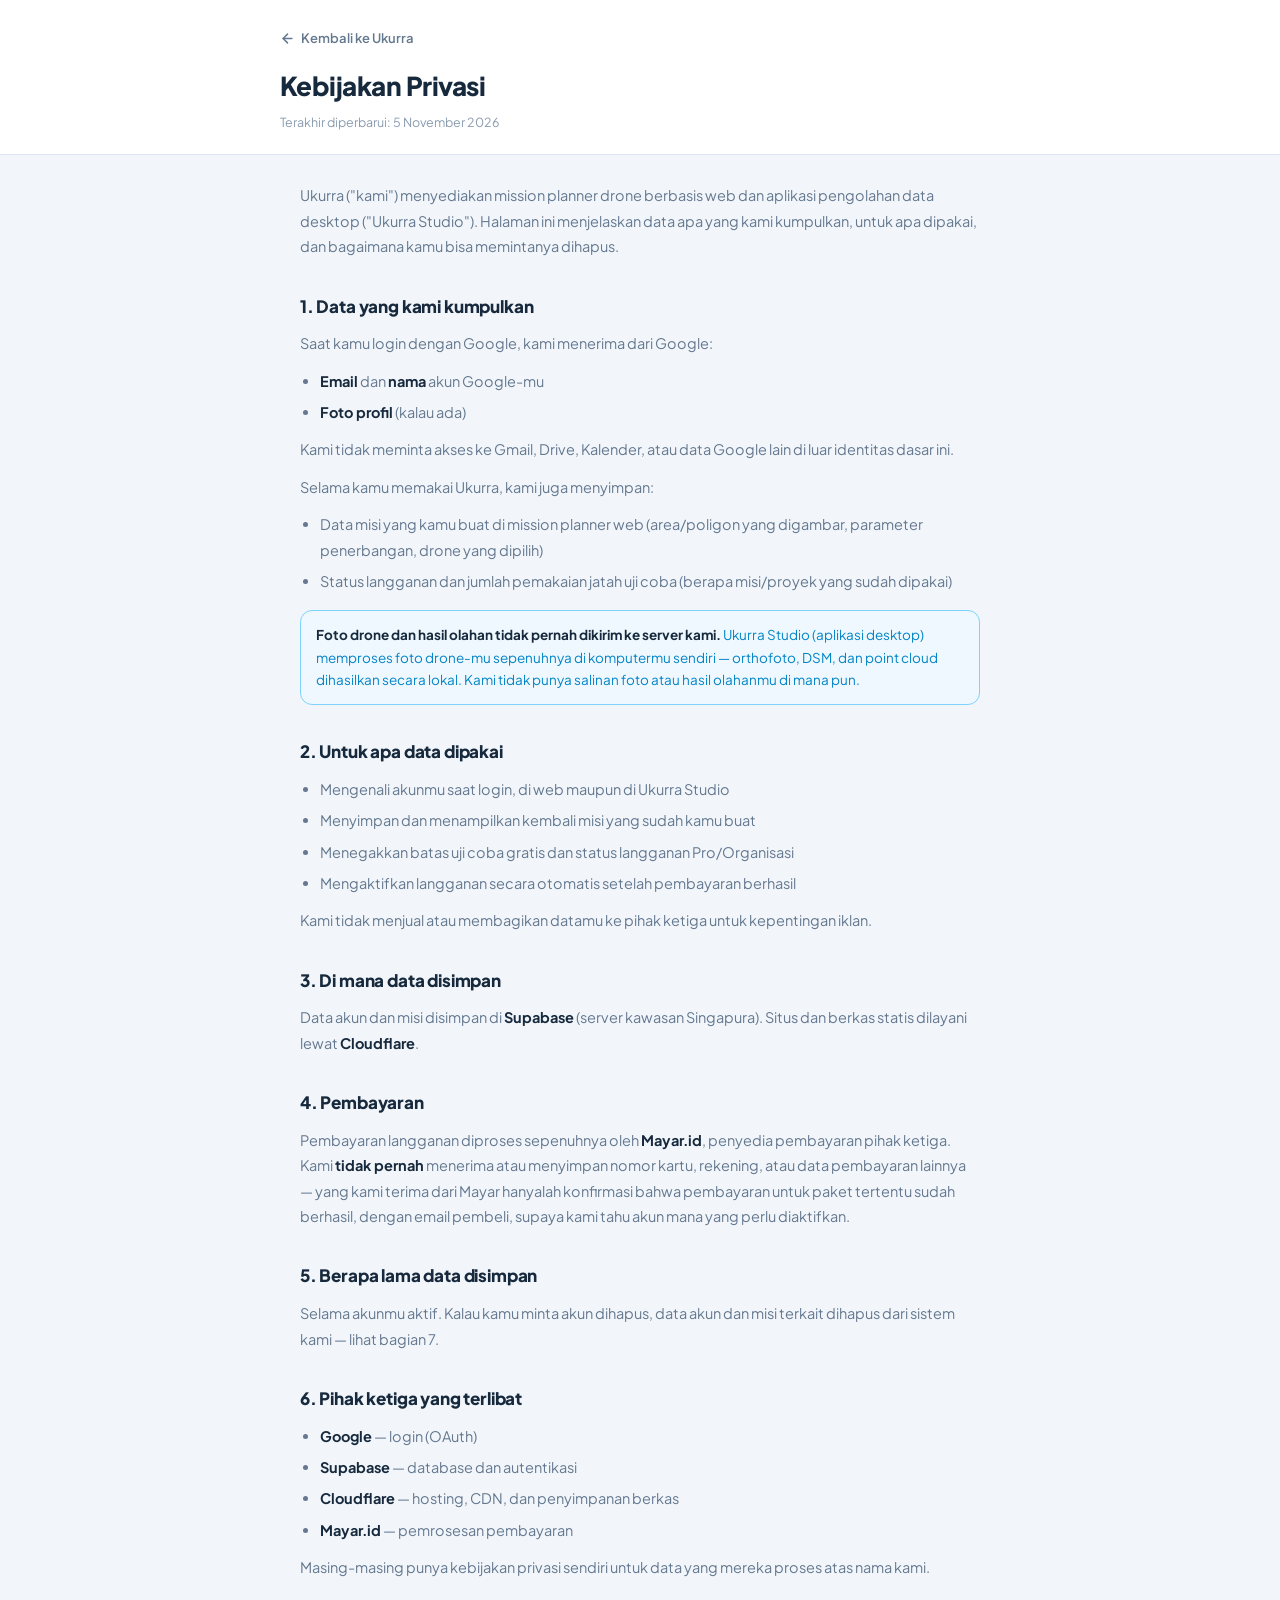
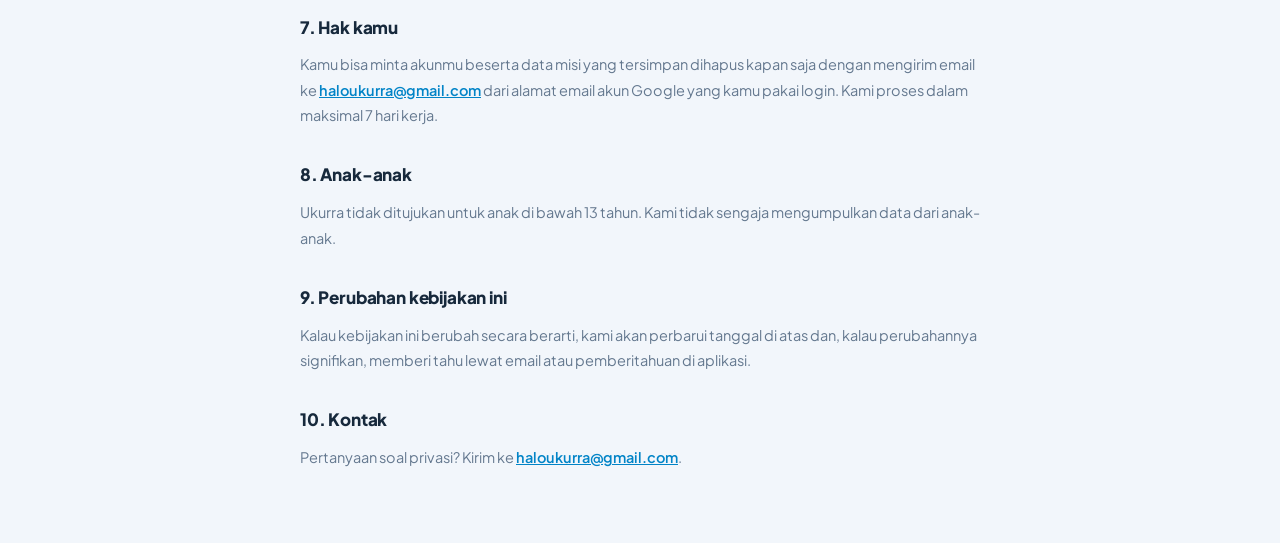
<file: privacy.html>
<!doctype html>
<html lang="id">
<head>
<meta charset="UTF-8">
<meta name="viewport" content="width=device-width, initial-scale=1, viewport-fit=cover">
<title>Kebijakan Privasi — Ukurra</title>
<link rel="icon" href="assets/icons/favicon-32.png">
<link rel="preconnect" href="https://fonts.googleapis.com">
<link href="https://fonts.googleapis.com/css2?family=Plus+Jakarta+Sans:wght@400;600;700;800&display=swap" rel="stylesheet">
<link rel="stylesheet" href="assets/css/theme.css">
<style>
  body{padding-bottom:60px}
  .doc-head{
    padding:calc(28px + var(--sat)) 20px 22px;border-bottom:1px solid var(--line);
    background:var(--surface);
  }
  .doc-wrap{max-width:720px;margin:0 auto;padding:0 20px}
  .doc-head .doc-wrap{padding:0}
  .doc-back{
    display:inline-flex;align-items:center;gap:6px;font-size:13px;font-weight:600;
    color:var(--dim);margin-bottom:16px;
  }
  .doc-back:hover{color:var(--accent-d)}
  .doc-head h1{font-size:26px;font-weight:800;letter-spacing:-.02em}
  .doc-updated{font-size:12.5px;color:var(--dim-2);margin-top:6px}
  .doc-body{padding-top:28px;font-size:14.5px;line-height:1.75;color:var(--text)}
  .doc-body h2{font-size:17px;font-weight:800;margin:32px 0 10px;letter-spacing:-.01em}
  .doc-body h2:first-child{margin-top:0}
  .doc-body p{margin-bottom:12px;color:var(--dim)}
  .doc-body ul{margin:0 0 12px;padding-left:20px;color:var(--dim)}
  .doc-body li{margin-bottom:6px}
  .doc-body b{color:var(--text)}
  .doc-body a{color:var(--accent-d);font-weight:600;text-decoration:underline}
  .doc-note{
    background:var(--accent-wash);border:1px solid var(--accent-soft);border-radius:var(--r-md);
    padding:13px 15px;font-size:13.5px;color:var(--accent-d);line-height:1.65;margin:16px 0;
  }
</style>
</head>
<body>

<div class="doc-head">
  <div class="doc-wrap">
    <a class="doc-back" href="index.html">
      <svg width="15" height="15" viewBox="0 0 24 24" fill="none" stroke="currentColor" stroke-width="2.3" stroke-linecap="round" stroke-linejoin="round"><path d="m12 19-7-7 7-7"/><path d="M19 12H5"/></svg>
      Kembali ke Ukurra
    </a>
    <h1>Kebijakan Privasi</h1>
    <p class="doc-updated">Terakhir diperbarui: 5 November 2026</p>
  </div>
</div>

<div class="doc-wrap doc-body">

  <p>Ukurra ("kami") menyediakan mission planner drone berbasis web dan aplikasi pengolahan data desktop ("Ukurra Studio"). Halaman ini menjelaskan data apa yang kami kumpulkan, untuk apa dipakai, dan bagaimana kamu bisa memintanya dihapus.</p>

  <h2>1. Data yang kami kumpulkan</h2>
  <p>Saat kamu login dengan Google, kami menerima dari Google:</p>
  <ul>
    <li><b>Email</b> dan <b>nama</b> akun Google-mu</li>
    <li><b>Foto profil</b> (kalau ada)</li>
  </ul>
  <p>Kami tidak meminta akses ke Gmail, Drive, Kalender, atau data Google lain di luar identitas dasar ini.</p>
  <p>Selama kamu memakai Ukurra, kami juga menyimpan:</p>
  <ul>
    <li>Data misi yang kamu buat di mission planner web (area/poligon yang digambar, parameter penerbangan, drone yang dipilih)</li>
    <li>Status langganan dan jumlah pemakaian jatah uji coba (berapa misi/proyek yang sudah dipakai)</li>
  </ul>

  <div class="doc-note">
    <b>Foto drone dan hasil olahan tidak pernah dikirim ke server kami.</b> Ukurra Studio (aplikasi desktop) memproses foto drone-mu sepenuhnya di komputermu sendiri — orthofoto, DSM, dan point cloud dihasilkan secara lokal. Kami tidak punya salinan foto atau hasil olahanmu di mana pun.
  </div>

  <h2>2. Untuk apa data dipakai</h2>
  <ul>
    <li>Mengenali akunmu saat login, di web maupun di Ukurra Studio</li>
    <li>Menyimpan dan menampilkan kembali misi yang sudah kamu buat</li>
    <li>Menegakkan batas uji coba gratis dan status langganan Pro/Organisasi</li>
    <li>Mengaktifkan langganan secara otomatis setelah pembayaran berhasil</li>
  </ul>
  <p>Kami tidak menjual atau membagikan datamu ke pihak ketiga untuk kepentingan iklan.</p>

  <h2>3. Di mana data disimpan</h2>
  <p>Data akun dan misi disimpan di <b>Supabase</b> (server kawasan Singapura). Situs dan berkas statis dilayani lewat <b>Cloudflare</b>.</p>

  <h2>4. Pembayaran</h2>
  <p>Pembayaran langganan diproses sepenuhnya oleh <b>Mayar.id</b>, penyedia pembayaran pihak ketiga. Kami <b>tidak pernah</b> menerima atau menyimpan nomor kartu, rekening, atau data pembayaran lainnya — yang kami terima dari Mayar hanyalah konfirmasi bahwa pembayaran untuk paket tertentu sudah berhasil, dengan email pembeli, supaya kami tahu akun mana yang perlu diaktifkan.</p>

  <h2>5. Berapa lama data disimpan</h2>
  <p>Selama akunmu aktif. Kalau kamu minta akun dihapus, data akun dan misi terkait dihapus dari sistem kami — lihat bagian 7.</p>

  <h2>6. Pihak ketiga yang terlibat</h2>
  <ul>
    <li><b>Google</b> — login (OAuth)</li>
    <li><b>Supabase</b> — database dan autentikasi</li>
    <li><b>Cloudflare</b> — hosting, CDN, dan penyimpanan berkas</li>
    <li><b>Mayar.id</b> — pemrosesan pembayaran</li>
  </ul>
  <p>Masing-masing punya kebijakan privasi sendiri untuk data yang mereka proses atas nama kami.</p>

  <h2>7. Hak kamu</h2>
  <p>Kamu bisa minta akunmu beserta data misi yang tersimpan dihapus kapan saja dengan mengirim email ke <a href="mailto:haloukurra@gmail.com">haloukurra@gmail.com</a> dari alamat email akun Google yang kamu pakai login. Kami proses dalam maksimal 7 hari kerja.</p>

  <h2>8. Anak-anak</h2>
  <p>Ukurra tidak ditujukan untuk anak di bawah 13 tahun. Kami tidak sengaja mengumpulkan data dari anak-anak.</p>

  <h2>9. Perubahan kebijakan ini</h2>
  <p>Kalau kebijakan ini berubah secara berarti, kami akan perbarui tanggal di atas dan, kalau perubahannya signifikan, memberi tahu lewat email atau pemberitahuan di aplikasi.</p>

  <h2>10. Kontak</h2>
  <p>Pertanyaan soal privasi? Kirim ke <a href="mailto:haloukurra@gmail.com">haloukurra@gmail.com</a>.</p>

</div>
</body>
</html>
</file>
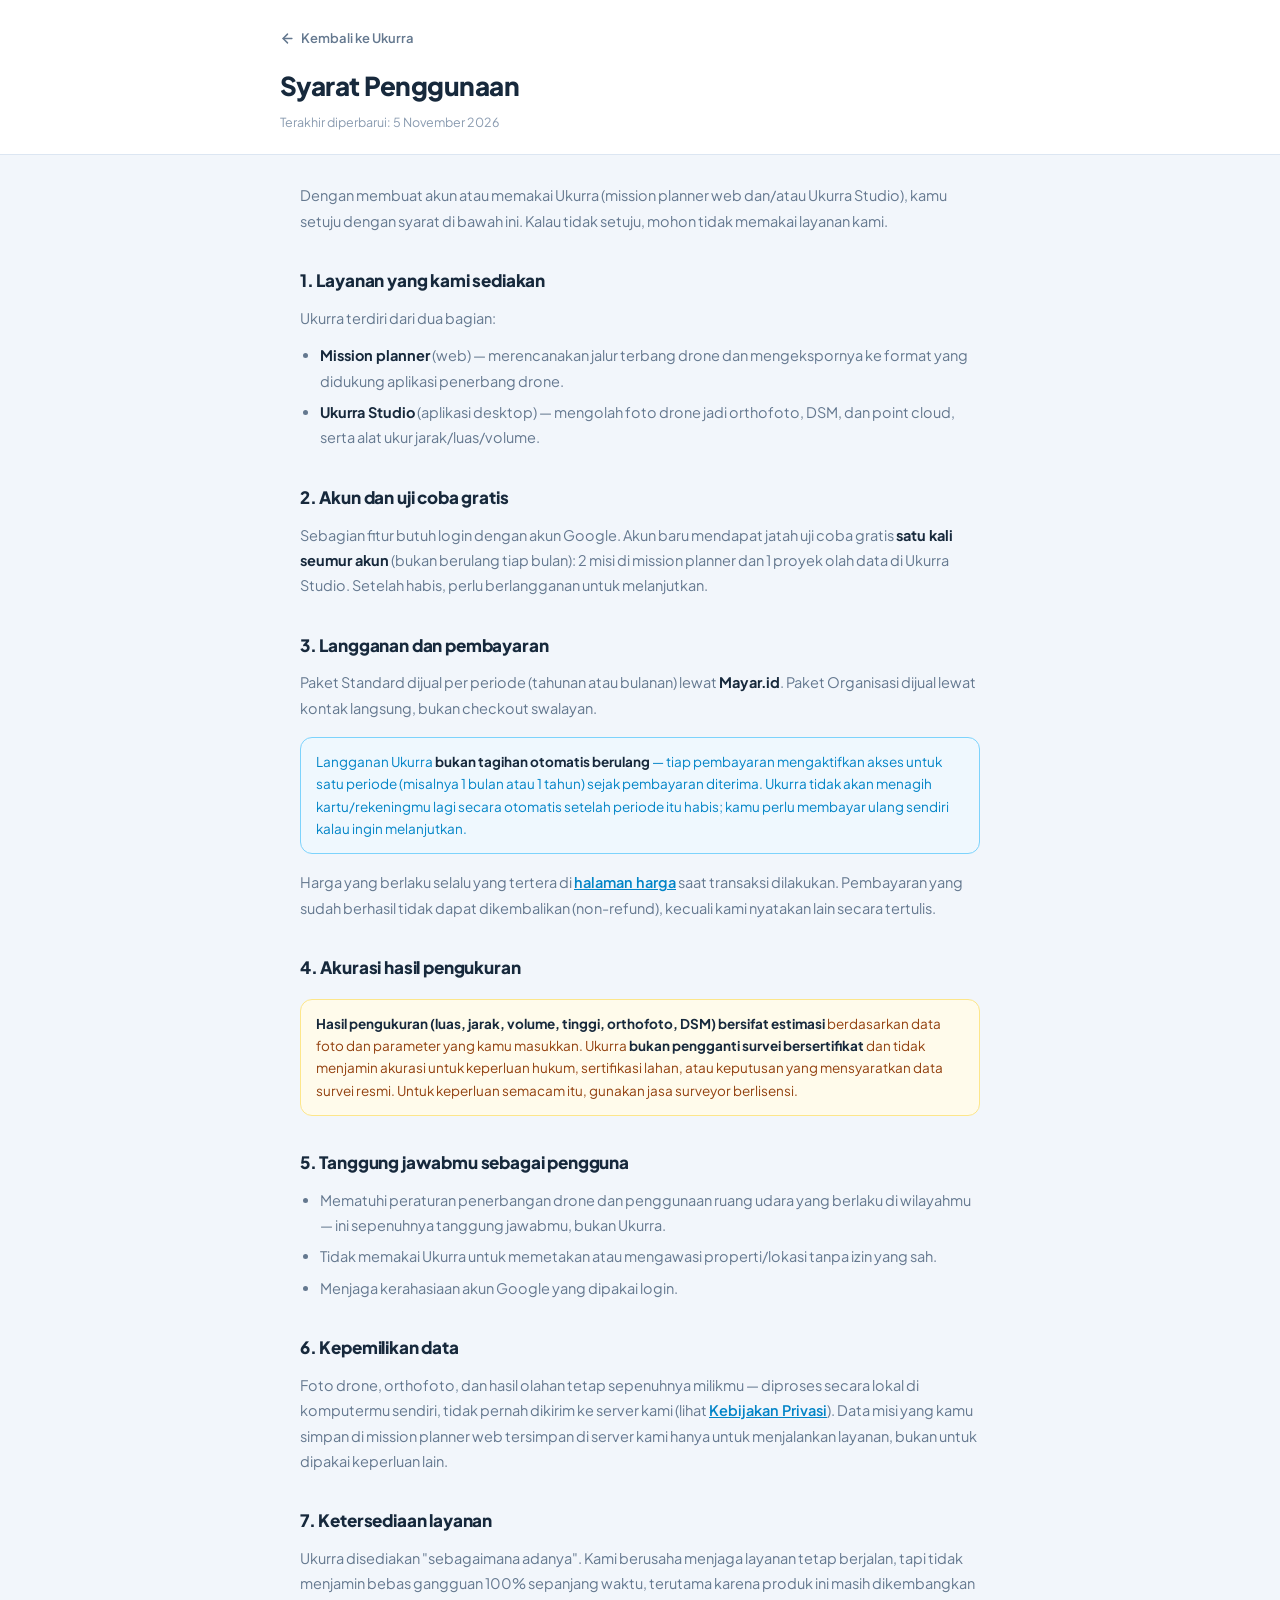
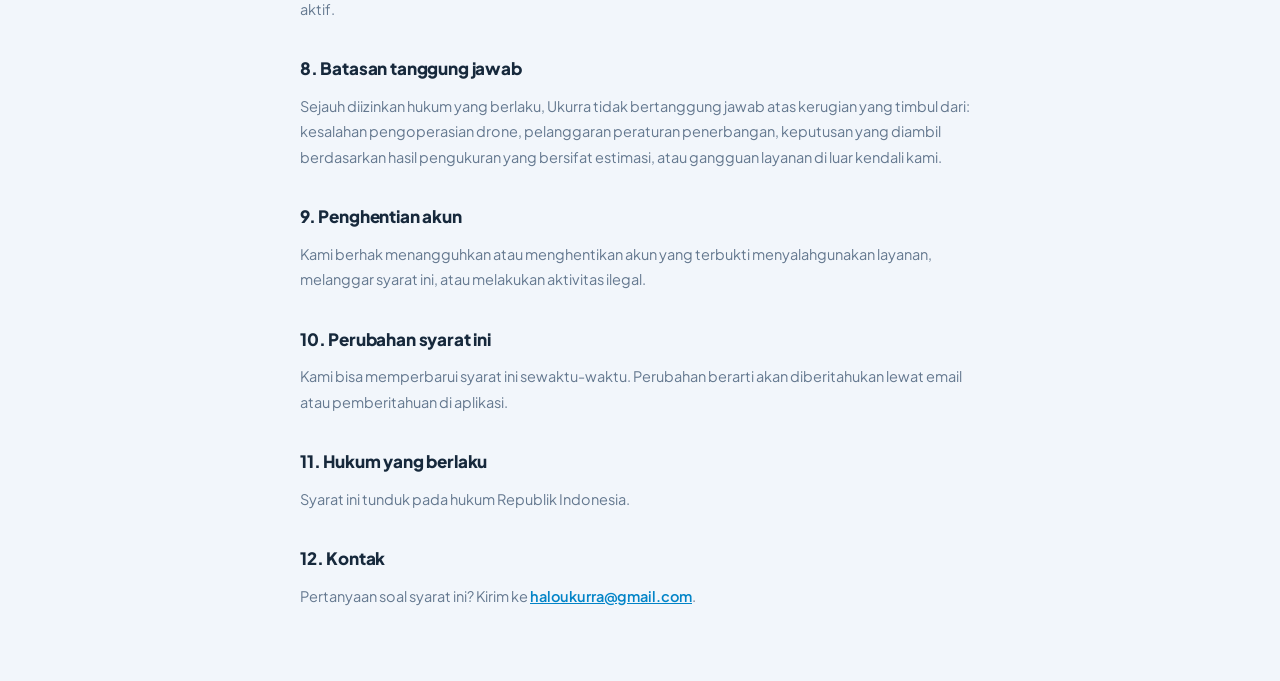
<file: terms.html>
<!doctype html>
<html lang="id">
<head>
<meta charset="UTF-8">
<meta name="viewport" content="width=device-width, initial-scale=1, viewport-fit=cover">
<title>Syarat Penggunaan — Ukurra</title>
<link rel="icon" href="assets/icons/favicon-32.png">
<link rel="preconnect" href="https://fonts.googleapis.com">
<link href="https://fonts.googleapis.com/css2?family=Plus+Jakarta+Sans:wght@400;600;700;800&display=swap" rel="stylesheet">
<link rel="stylesheet" href="assets/css/theme.css">
<style>
  body{padding-bottom:60px}
  .doc-head{
    padding:calc(28px + var(--sat)) 20px 22px;border-bottom:1px solid var(--line);
    background:var(--surface);
  }
  .doc-wrap{max-width:720px;margin:0 auto;padding:0 20px}
  .doc-head .doc-wrap{padding:0}
  .doc-back{
    display:inline-flex;align-items:center;gap:6px;font-size:13px;font-weight:600;
    color:var(--dim);margin-bottom:16px;
  }
  .doc-back:hover{color:var(--accent-d)}
  .doc-head h1{font-size:26px;font-weight:800;letter-spacing:-.02em}
  .doc-updated{font-size:12.5px;color:var(--dim-2);margin-top:6px}
  .doc-body{padding-top:28px;font-size:14.5px;line-height:1.75;color:var(--text)}
  .doc-body h2{font-size:17px;font-weight:800;margin:32px 0 10px;letter-spacing:-.01em}
  .doc-body h2:first-child{margin-top:0}
  .doc-body p{margin-bottom:12px;color:var(--dim)}
  .doc-body ul{margin:0 0 12px;padding-left:20px;color:var(--dim)}
  .doc-body li{margin-bottom:6px}
  .doc-body b{color:var(--text)}
  .doc-body a{color:var(--accent-d);font-weight:600;text-decoration:underline}
  .doc-note{
    background:var(--accent-wash);border:1px solid var(--accent-soft);border-radius:var(--r-md);
    padding:13px 15px;font-size:13.5px;color:var(--accent-d);line-height:1.65;margin:16px 0;
  }
  .doc-warn{
    background:#FFFBEB;border:1px solid #FDE68A;border-radius:var(--r-md);
    padding:13px 15px;font-size:13.5px;color:#92400E;line-height:1.65;margin:16px 0;
  }
</style>
</head>
<body>

<div class="doc-head">
  <div class="doc-wrap">
    <a class="doc-back" href="index.html">
      <svg width="15" height="15" viewBox="0 0 24 24" fill="none" stroke="currentColor" stroke-width="2.3" stroke-linecap="round" stroke-linejoin="round"><path d="m12 19-7-7 7-7"/><path d="M19 12H5"/></svg>
      Kembali ke Ukurra
    </a>
    <h1>Syarat Penggunaan</h1>
    <p class="doc-updated">Terakhir diperbarui: 5 November 2026</p>
  </div>
</div>

<div class="doc-wrap doc-body">

  <p>Dengan membuat akun atau memakai Ukurra (mission planner web dan/atau Ukurra Studio), kamu setuju dengan syarat di bawah ini. Kalau tidak setuju, mohon tidak memakai layanan kami.</p>

  <h2>1. Layanan yang kami sediakan</h2>
  <p>Ukurra terdiri dari dua bagian:</p>
  <ul>
    <li><b>Mission planner</b> (web) — merencanakan jalur terbang drone dan mengekspornya ke format yang didukung aplikasi penerbang drone.</li>
    <li><b>Ukurra Studio</b> (aplikasi desktop) — mengolah foto drone jadi orthofoto, DSM, dan point cloud, serta alat ukur jarak/luas/volume.</li>
  </ul>

  <h2>2. Akun dan uji coba gratis</h2>
  <p>Sebagian fitur butuh login dengan akun Google. Akun baru mendapat jatah uji coba gratis <b>satu kali seumur akun</b> (bukan berulang tiap bulan): 2 misi di mission planner dan 1 proyek olah data di Ukurra Studio. Setelah habis, perlu berlangganan untuk melanjutkan.</p>

  <h2>3. Langganan dan pembayaran</h2>
  <p>Paket Standard dijual per periode (tahunan atau bulanan) lewat <b>Mayar.id</b>. Paket Organisasi dijual lewat kontak langsung, bukan checkout swalayan.</p>
  <div class="doc-note">
    Langganan Ukurra <b>bukan tagihan otomatis berulang</b> — tiap pembayaran mengaktifkan akses untuk satu periode (misalnya 1 bulan atau 1 tahun) sejak pembayaran diterima. Ukurra tidak akan menagih kartu/rekeningmu lagi secara otomatis setelah periode itu habis; kamu perlu membayar ulang sendiri kalau ingin melanjutkan.
  </div>
  <p>Harga yang berlaku selalu yang tertera di <a href="index.html#harga">halaman harga</a> saat transaksi dilakukan. Pembayaran yang sudah berhasil tidak dapat dikembalikan (non-refund), kecuali kami nyatakan lain secara tertulis.</p>

  <h2>4. Akurasi hasil pengukuran</h2>
  <div class="doc-warn">
    <b>Hasil pengukuran (luas, jarak, volume, tinggi, orthofoto, DSM) bersifat estimasi</b> berdasarkan data foto dan parameter yang kamu masukkan. Ukurra <b>bukan pengganti survei bersertifikat</b> dan tidak menjamin akurasi untuk keperluan hukum, sertifikasi lahan, atau keputusan yang mensyaratkan data survei resmi. Untuk keperluan semacam itu, gunakan jasa surveyor berlisensi.
  </div>

  <h2>5. Tanggung jawabmu sebagai pengguna</h2>
  <ul>
    <li>Mematuhi peraturan penerbangan drone dan penggunaan ruang udara yang berlaku di wilayahmu — ini sepenuhnya tanggung jawabmu, bukan Ukurra.</li>
    <li>Tidak memakai Ukurra untuk memetakan atau mengawasi properti/lokasi tanpa izin yang sah.</li>
    <li>Menjaga kerahasiaan akun Google yang dipakai login.</li>
  </ul>

  <h2>6. Kepemilikan data</h2>
  <p>Foto drone, orthofoto, dan hasil olahan tetap sepenuhnya milikmu — diproses secara lokal di komputermu sendiri, tidak pernah dikirim ke server kami (lihat <a href="privacy.html">Kebijakan Privasi</a>). Data misi yang kamu simpan di mission planner web tersimpan di server kami hanya untuk menjalankan layanan, bukan untuk dipakai keperluan lain.</p>

  <h2>7. Ketersediaan layanan</h2>
  <p>Ukurra disediakan "sebagaimana adanya". Kami berusaha menjaga layanan tetap berjalan, tapi tidak menjamin bebas gangguan 100% sepanjang waktu, terutama karena produk ini masih dikembangkan aktif.</p>

  <h2>8. Batasan tanggung jawab</h2>
  <p>Sejauh diizinkan hukum yang berlaku, Ukurra tidak bertanggung jawab atas kerugian yang timbul dari: kesalahan pengoperasian drone, pelanggaran peraturan penerbangan, keputusan yang diambil berdasarkan hasil pengukuran yang bersifat estimasi, atau gangguan layanan di luar kendali kami.</p>

  <h2>9. Penghentian akun</h2>
  <p>Kami berhak menangguhkan atau menghentikan akun yang terbukti menyalahgunakan layanan, melanggar syarat ini, atau melakukan aktivitas ilegal.</p>

  <h2>10. Perubahan syarat ini</h2>
  <p>Kami bisa memperbarui syarat ini sewaktu-waktu. Perubahan berarti akan diberitahukan lewat email atau pemberitahuan di aplikasi.</p>

  <h2>11. Hukum yang berlaku</h2>
  <p>Syarat ini tunduk pada hukum Republik Indonesia.</p>

  <h2>12. Kontak</h2>
  <p>Pertanyaan soal syarat ini? Kirim ke <a href="mailto:haloukurra@gmail.com">haloukurra@gmail.com</a>.</p>

</div>
</body>
</html>
</file>
<file: assets/css/theme.css>
/* ═══════════════════════════════════════════════════════════════════
   Ukurra — Design System
   Tema terang: biru muda & putih. Animasi seperlunya saja.
   ═══════════════════════════════════════════════════════════════════ */

*,*::before,*::after{box-sizing:border-box;margin:0;padding:0}

:root{
  /* ── surface ── */
  --bg:#F2F6FB;
  --surface:#FFFFFF;
  --surface-2:#F7FAFD;
  --surface-3:#E9F1F9;
  --line:#DCE6F2;
  --line-2:#BFD3E8;

  /* ── ink ── */
  --text:#17293C;
  --dim:#64788F;
  --dim-2:#8A9BB0;

  /* ── accent ── */
  --accent:#0EA5E9;
  --accent-d:#0284C7;
  --accent-soft:#7DD3FC;
  --accent-wash:#EFF8FE;
  --blue:#3B82F6;

  /* ── semantic ── */
  --ok:#10B981;
  --warn:#F59E0B;
  --danger:#EF4444;

  /* ── mission colors ── */
  --poly:#0EA5E9;
  --path:#F59E0B;

  /* ── shape ── */
  --r-sm:8px;
  --r-md:12px;
  --r-lg:16px;
  --r-xl:22px;
  --r-pill:999px;

  --shadow-sm:0 1px 3px rgba(23,41,60,.07), 0 1px 2px rgba(23,41,60,.04);
  --shadow-md:0 4px 14px rgba(23,41,60,.08);
  --shadow-lg:0 12px 36px rgba(23,41,60,.13);

  --ease:cubic-bezier(.22,1,.36,1);

  --font:'Plus Jakarta Sans',-apple-system,BlinkMacSystemFont,'Segoe UI',Roboto,sans-serif;
  --mono:'JetBrains Mono','SF Mono',ui-monospace,monospace;

  --sat:env(safe-area-inset-top,0px);
  --sab:env(safe-area-inset-bottom,0px);
}

html{-webkit-text-size-adjust:100%}
body{
  font-family:var(--font);
  background:var(--bg);
  color:var(--text);
  font-size:14px;
  line-height:1.6;
  -webkit-font-smoothing:antialiased;
  overscroll-behavior-y:none;
}

::selection{background:rgba(14,165,233,.18)}

a{color:inherit;text-decoration:none}
button,input,select,textarea{font-family:inherit;font-size:inherit;color:inherit}
button{background:none;border:none;cursor:pointer}
img,svg{display:block;max-width:100%}

*::-webkit-scrollbar{width:6px;height:6px}
*::-webkit-scrollbar-track{background:transparent}
*::-webkit-scrollbar-thumb{background:var(--line-2);border-radius:3px}

:focus-visible{outline:2px solid var(--accent);outline-offset:2px;border-radius:4px}

/* ═══ PRIMITIVES ═══════════════════════════════════════════════════ */

.mono-label{
  font-family:var(--mono);
  font-size:11px;font-weight:500;
  letter-spacing:.18em;text-transform:uppercase;
  color:var(--accent-d);
}

.card{
  background:var(--surface);
  border:1px solid var(--line);
  border-radius:var(--r-lg);
}

/* ── buttons ── */
.btn{
  display:inline-flex;align-items:center;justify-content:center;gap:8px;
  padding:12px 22px;border-radius:var(--r-pill);
  font-size:14px;font-weight:700;
  white-space:nowrap;
  transition:background .18s, border-color .18s, color .18s, box-shadow .18s;
}
.btn:active{transform:translateY(1px)}
.btn svg{flex-shrink:0}

.btn-accent{background:var(--accent);color:#fff;box-shadow:0 2px 8px rgba(14,165,233,.25)}
.btn-accent:hover{background:var(--accent-d);box-shadow:0 4px 14px rgba(14,165,233,.32)}

.btn-ghost{background:var(--surface);border:1.5px solid var(--line-2);color:var(--text)}
.btn-ghost:hover{border-color:var(--accent);color:var(--accent-d);background:var(--accent-wash)}

.btn-sm{padding:9px 16px;font-size:12.5px}
.btn-lg{padding:14px 28px;font-size:15px}
.btn:disabled{opacity:.45;cursor:not-allowed;transform:none}

/* ── chip / badge ── */
.chip{
  display:inline-flex;align-items:center;gap:6px;
  padding:5px 12px;border-radius:var(--r-pill);
  background:var(--surface);border:1px solid var(--line);
  font-size:11.5px;font-weight:600;color:var(--dim);
}
.chip-dot{width:6px;height:6px;border-radius:50%;background:var(--accent);flex-shrink:0}
a.chip,button.chip{cursor:pointer;transition:border-color .18s, color .18s}
a.chip:hover,button.chip:hover{border-color:var(--accent);color:var(--accent-d)}

.badge{
  display:inline-flex;align-items:center;
  padding:3px 8px;border-radius:6px;
  font-family:var(--mono);font-size:10px;font-weight:600;
}
.badge-kmz{background:var(--accent-wash);color:var(--accent-d)}
.badge-json{background:#ECFDF5;color:#047857}
.badge-soon{background:#FFFBEB;color:#B45309}

/* ═══ ANIMATION ════════════════════════════════════════════════════
   Hanya satu: muncul perlahan saat masuk layar. Sekali jalan.
   ═══════════════════════════════════════════════════════════════════ */
[data-reveal]{
  opacity:0;transform:translateY(14px);
  transition:opacity .5s var(--ease), transform .5s var(--ease);
  transition-delay:var(--rd,0ms);
}
[data-reveal].in{opacity:1;transform:none}

@keyframes spin{to{transform:rotate(360deg)}}
.spin{animation:spin .8s linear infinite}

@keyframes fadeIn{from{opacity:0}to{opacity:1}}

/* ═══ MODAL ════════════════════════════════════════════════════════ */
.modal-scrim{
  position:fixed;inset:0;z-index:4000;
  background:rgba(23,41,60,.42);
  display:flex;align-items:center;justify-content:center;
  padding:20px;
  opacity:0;pointer-events:none;
  transition:opacity .22s ease;
}
.modal-scrim.open{opacity:1;pointer-events:auto}
.modal-card{
  position:relative;
  width:100%;max-width:400px;
  background:var(--surface);
  border:1px solid var(--line);
  border-radius:var(--r-xl);
  padding:28px 26px 24px;
  box-shadow:var(--shadow-lg);
  max-height:calc(100dvh - 40px);
  overflow-y:auto;
}
.modal-x{
  position:absolute;top:14px;right:14px;
  width:30px;height:30px;border-radius:50%;
  display:flex;align-items:center;justify-content:center;
  color:var(--dim-2);background:var(--surface-3);
  transition:color .18s, background .18s;
}
.modal-x:hover{background:var(--line);color:var(--text)}

/* ═══ FORM FIELD (dipakai modal pendaftaran, dll.) ═══════════════════ */
.org-field label{
  display:block;font-size:12px;font-weight:700;color:var(--dim);
  margin-bottom:6px;
}
.org-field input{
  width:100%;padding:10px 13px;border-radius:var(--r-md);
  background:var(--surface-2);border:1.5px solid var(--line);
  font-size:13.5px;outline:none;transition:border-color .18s,background .18s;
}
.org-field input:focus{border-color:var(--accent);background:var(--surface)}
.org-field input:invalid:not(:placeholder-shown){border-color:var(--danger)}

/* ═══ TOAST ════════════════════════════════════════════════════════ */
#toast{
  position:fixed;left:50%;bottom:calc(26px + var(--sab));
  transform:translateX(-50%) translateY(14px);
  max-width:min(92vw,420px);
  padding:12px 20px;border-radius:var(--r-pill);
  background:var(--text);color:#fff;
  box-shadow:var(--shadow-lg);
  font-size:13px;font-weight:600;
  opacity:0;pointer-events:none;z-index:9000;
  transition:opacity .22s ease, transform .22s var(--ease);
}
#toast.show{opacity:1;transform:translateX(-50%) translateY(0)}
#toast.ok{background:#047857}
#toast.warn{background:#B45309}
#toast.err{background:#B91C1C}

/* ═══ OAUTH BUTTONS ════════════════════════════════════════════════ */
.oauth-btn{
  display:flex;align-items:center;justify-content:center;gap:11px;
  width:100%;padding:12px 18px;
  border-radius:var(--r-md);
  border:1.5px solid var(--line-2);
  background:var(--surface);
  font-size:14px;font-weight:700;color:var(--text);
  transition:background .18s, border-color .18s;
}
.oauth-btn:hover{background:var(--surface-2);border-color:var(--accent)}
.oauth-btn img,.oauth-btn svg{width:19px;height:19px}


/* ═══ KARTU PAKET LANGGANAN ════════════════════════════════════════ */
.up-plans{display:flex;flex-direction:column;gap:8px}
.up-plan{
  display:block;width:100%;text-align:left;
  padding:13px 15px;border-radius:var(--r-md);
  background:var(--surface-2);border:1.5px solid var(--line);
  transition:background .16s, border-color .16s;
}
.up-plan:hover{border-color:var(--line-2)}
.up-plan.active{background:var(--accent-wash);border-color:var(--accent)}
.up-nama{
  display:flex;align-items:center;gap:8px;
  font-size:12.5px;font-weight:700;color:var(--dim);
}
.up-plan.active .up-nama{color:var(--accent-d)}
.up-nama em{
  font-style:normal;font-size:10px;font-weight:700;
  padding:2px 7px;border-radius:5px;
  background:var(--ok);color:#fff;
}
.up-harga{display:block;font-size:19px;font-weight:800;margin-top:4px}
.up-per{display:block;font-size:11.5px;color:var(--dim-2)}

.up-manfaat{list-style:none;margin:16px 0 0;padding:0;display:grid;gap:7px}
.up-manfaat li{
  display:flex;align-items:flex-start;gap:9px;
  font-size:12.5px;line-height:1.5;color:var(--dim);
}
.up-manfaat svg{color:var(--ok);flex-shrink:0;margin-top:3px}

/* ═══ REDUCED MOTION ═══════════════════════════════════════════════ */
@media (prefers-reduced-motion:reduce){
  *,*::before,*::after{
    animation-duration:.01ms!important;
    transition-duration:.01ms!important;
  }
  [data-reveal]{opacity:1;transform:none}
}

/* ═══ SAKELAR BAHASA ═══════════════════════════════════════════════ */
.lang-switch{
  display:inline-flex;align-items:center;flex-shrink:0;
  padding:2px;border-radius:var(--r-pill);
  background:var(--surface-2);border:1px solid var(--line);
}
.lang-switch button{
  padding:4px 10px;border-radius:var(--r-pill);
  font-family:var(--mono);font-size:11px;font-weight:600;
  letter-spacing:.04em;color:var(--dim-2);
  transition:background .16s, color .16s;
}
.lang-switch button:hover{color:var(--text)}
.lang-switch button.active{
  background:var(--surface);color:var(--accent-d);
  box-shadow:var(--shadow-sm);
}
</file>
